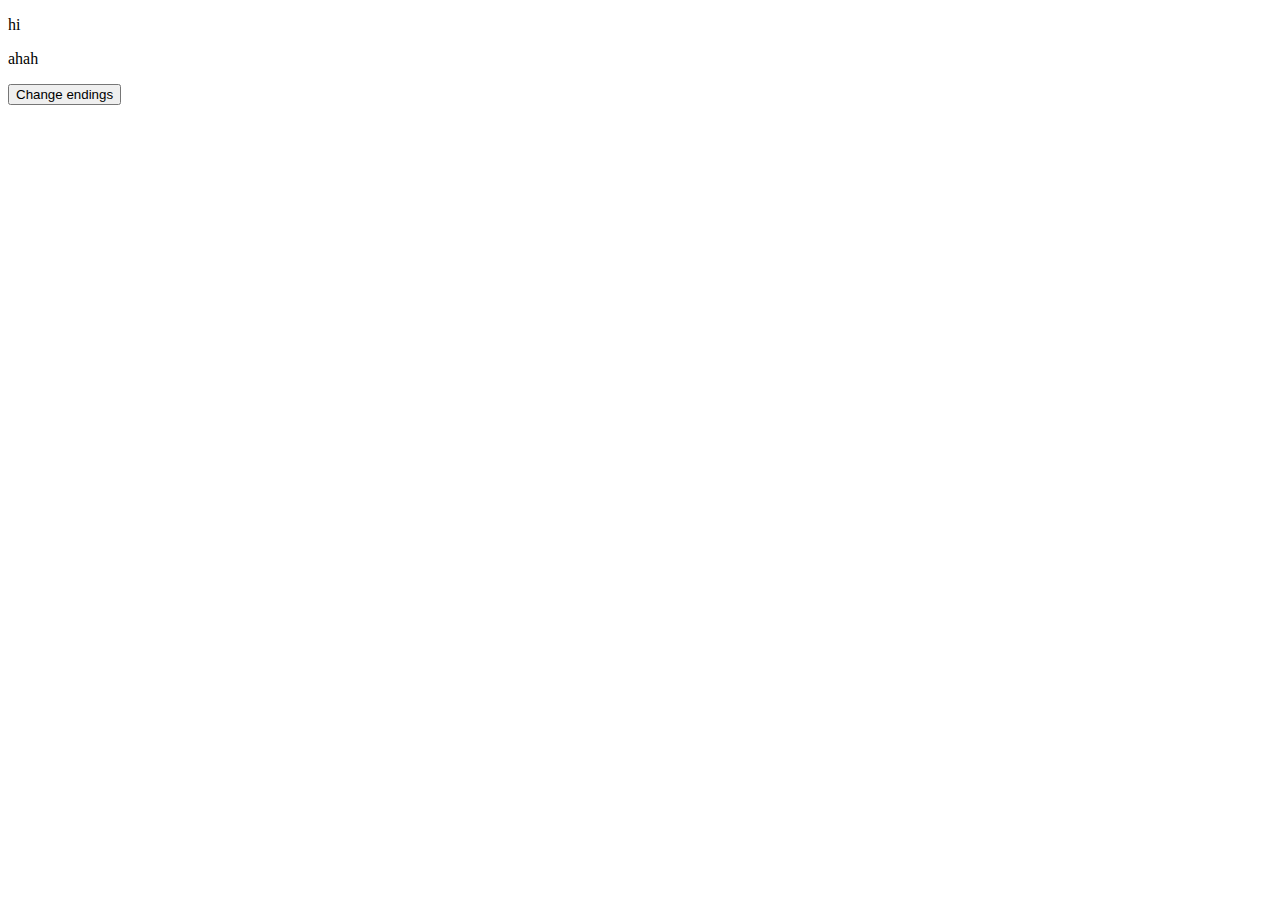
<file: latin/index.html>
<!DOCTYPE html>
<html>
    <body>
        <p id="box">yolo</p>
        <p id="ggg">ahah</p>
        <button onclick="changeendings()">Change endings</button>
    </body>
</html>

<script>
    document.getElementById("box").innerHTML="hi"
</script>

<script>
class Latinword {
    constructor(nom,gen,gender,english) {
        this.gender=gender;
        this.english=english;

        let stem = "";

        if (gen.slice(-4)=="arum") { //1st plural only
          let stem=this.gen.slice(0,-4);
          this.nom="-";
          this.voc="-";
          this.acc="-";
          this.gen="-";
          this.dat="-";
          this.abl="-";
          //no 1st neuter
          this.nompl=nom;
          this.vocpl=nom;
          this.accpl=stem+"as";
          this.genpl=gen;
          this.datpl=stem+"is";
          this.ablpl=stem+"is";
        }
          else if (gen.slice(-4)=="orum") { //2nd plural only
          stem=gen.slice(0,-4);
          this.nom="-";
          this.voc="-";
          this.acc="-";
          this.gen="-";
          this.dat="-";
          this.abl="-";
          
          this.nompl=nom;
          this.vocpl=nom;
          if (gender=="n pl") {  //2nd plural only, neuter
            this.accpl=nom;
        }
          else {
            this.accpl=stem+"os";
        }
          this.genpl=gen;
          this.datpl=stem+"is";
          this.ablpl=stem+"is";
        }
          else if (gen.slice(-2)=="um") { //3rd plural only
          stem=gen.slice(0,-2);
          this.nom="-";
          this.voc="-";
          this.acc="-";
          this.gen="-";
          this.dat="-";
          this.abl="-";
  
          this.nompl=nom;
          this.vocpl=nom;
          if (gender=="n pl") { //3rd plural only, neuter
            this.accpl=nom;
        }
          else {
            this.accpl=stem+"es";
        }
          this.genpl=gen;
          this.datpl=stem+"ibus";
          this.ablpl=stem+"ibus";
        }
        else if (gen.slice(-2)=="uum") { //4th plural only
          stem=gen.slice(0,-2);
          this.nom="-";
          this.voc="-";
          this.acc="-";
          this.gen="-";
          this.dat="-";
          this.abl="-";
  
          this.nompl=nom; //4th dec. has nom and acc same, regardless of gender
          this.vocpl=nom;
          this.accpl=nom;
          this.genpl=gen;
          this.datpl=stem+"ibus";
          this.ablpl=stem+"ibus";
        }
          //no 5th plural only

        else if (gen.slice(-2)=="ae") { //1st singular
          stem=gen.slice(0,-2);
          this.nom=nom;
          this.voc=nom;
          this.acc=stem+"am";
          this.gen=gen;
          this.dat=stem+"ae";
          this.abl=stem+"a";
          //no 1st neuter
          this.nompl=stem+"ae";
          this.vocpl=stem+"ae";
          this.accpl=stem+"as";
          this.genpl=stem+"arum";
          this.datpl=stem+"is";
          this.ablpl=stem+"is";
        }
        else if (gen.slice(-1)=="i" && !(gen.slice(-2)=="ei")) { //2nd singular, making sure does not apply to 5th dec. "ei"
          stem=gen.slice(0,-1);
          this.nom=nom;
          if (gender=="n") { //2nd neuter
            this.voc=nom;
            this.acc=nom;
            
            this.nompl=stem+"a";
            this.vocpl=stem+"a";
            this.accpl=stem+"a";
        }
          else {
            this.voc=stem+"e";
            this.acc=stem+"um";
            
            this.nompl=stem+"i";
            this.vocpl=stem+"i";
            this.accpl=stem+"i";
        }
          this.gen=gen;
          this.dat=stem+"o";
          this.abl=stem+"o";
        
          this.genpl=stem+"orum";
          this.datpl=stem+"is";
          this.ablpl=stem+"is";
        }
        else if (gen.slice(-2)=="is") { //3rd singular
          stem=gen.slice(0,-2);
          this.nom=nom;
          this.voc=nom;
          if (gender=="n") { //3rd neuter
            this.acc=nom;
  
            this.nompl=stem+"a";
            this.vocpl=stem+"a";
            this.accpl=stem+"a";
        }
          else {
            this.acc=stem+"em";
            
            this.nompl=stem+"es";
            this.vocpl=stem+"es";
            this.accpl=stem+"es";
        }
          this.gen=gen;
          this.dat=stem+"i";
          this.abl=stem+"e";

          this.genpl=stem+"um"; //add fix for "ium" words
          this.datpl=stem+"ibus";
          this.ablpl=stem+"ibus";
        }
        else if (gen.slice(-2)=="us") { //4th singular
          stem=gen.slice(0,-2);
          this.nom=nom;
          this.voc=nom;
          if (gender=="n") { //4th neuter
            this.acc=nom;
            this.dat=nom;
            this.abl=nom;
  
            this.nompl=stem+"ua";
            this.vocpl=stem+"ua";
            this.accpl=stem+"ua";
        }
          else {
            this.acc=stem+"um";
            this.dat=stem+"ui";
            this.abl=stem+"u";
  
            this.nompl=nom;
            this.vocpl=nom;
            this.accpl=nom;
        }
          this.gen=gen;
  
          this.genpl=stem+"uum";
          this.datpl=stem+"ibus";
          this.ablpl=stem+"ibus";
        }
        else if (gen.slice(-2)=="ei") { //5th singular
          let stem=gen.slice(0,-2);
          this.nom=nom;
          this.voc=nom;
          this.acc=nom;
          this.gen=gen;
          this.dat=stem+"ei";
          this.abl=stem+"e";
          //no 5th neuter
          this.nompl=stem+"es";
          this.vocpl=stem+"es";
          this.accpl=stem+"es";
          this.genpl=stem+"erum";
          this.datpl=stem+"ebus";
          this.ablpl=stem+"ebus";
        }
        }
      }

let servus=new Latinword("servus","servi","m","slave")


let wordlist = []
let words = ("ancilla	ancillae	f	slave-girl, maid	aqua	aquae	f	water	cena	cenae	f	dinner, meal	cura	curae	f	care, worry	dea	deae	f	goddess	domina	dominae	f	mistress	epistula	epistulae	f	letter	femina	feminae	f	woman	filia	filiae	f	daughter	hora	horae	f	hour	ianua	ianuae	f	door	insula	insulae	f	island, block of flats	ira	irae	f	anger	nauta	nautae	m	sailor	pecunia	pecuniae	f	money	poena	poenae	f	punishment	porta	portae	f	gate	puella	puellae	f	girl	regina	reginae	f	queen	Roma	Romae	f	Rome (Romae = at/in Rome)	silva	silvae	f	wood	taberna	tabernae	f	shop, inn	terra	terrae	f	land	turba	turbae	f	crowd	via	viae	f	street, road, way	villa	villae	f	house, country house	vita	vitae	f	life	amicus	amici	m	friend	animus	animi	m	spirit, soul, mind	annus	anni	m	year	bellum	belli	n	war	caelum	caeli	m	sky, heaven	cibus	cibi	m	food	consilium	consilii	n	plan, idea, advice	deus	dei	m	god	dominus	domini	m	master	donum	doni	n	gift, present	equus	equi	m	horse	filius	filii	m	son	forum	fori	n	forum, market-place, marketplace	gladius	gladii	m	sword	hortus	horti	m	garden	imperium	imperii	n	empire, power, command	legatus	legati	m	commander	liberi	liberorum	m pl	children	libertus	liberti	m	freedman, ex-slave	locus	loci	m	place	maritus	mariti	m	husband	modus	modi	m	manner, way, kind	murus	muri	m	wall	nuntius	nuntii	m	messenger, message, news	periculum	periculi	n	danger	praemium	praemii	n	prize, reward, profit	puer	pueri	m	boy	servus	servi	m	slave-girl, maid	signum	signi	n	sign, signal, seal	templum	templi	n	temple	verbum	verbi	n	word	vestimenta	vestimentorum	n pl	clothes	vinum	vini	n	wine	vir	viri	m	man	amor	amoris	m	love	canis	canis	m	dog	caput	capitis	n	head	civis	civis	m/f	citizen	clamor	clamoris	m	shout	comes	comitis	m/f	comrade, companion	corpus	corporis	n	body	custos	custodis	m/f	guard	dux	ducis	m	leader	flumen	fluminis	n	river	frater	fratris	m	brother	homo	hominis	m	man, human being, person	hostis	hostis	m	enemy	ignis	ignis	m	fire	imperator	imperatoris	m	emperor, commander, general	iter	itineris	n	journey, route, way	iuvenis	iuvenis	m	young man	labor	laboris	m	work	legio	legionis	f	legion	lux	lucis	f	light, daylight	mare	maris	n	sea	mater	matris	f	mother	miles	militis	m	soldier	mons	montis	m	mountain	mors	mortis	f	death	navis	navis	f	ship	nomen	nominis	n	name	nox	noctis	f	night	pars	partis	f	part	pater	patris	m	father	pax	pacis	f	peace	pes	pedis	m	foot, paw	princeps	principis	m	chief, chieftan, emperor	rex	regis	m	king	sanguis	sanguinis	m	blood	senator	senatoris	m	senator	senex	senis	m	old man	soror	sororis	f	sister	tempus	temporis	n	time	urbs	urbis	f	city	uxor	uxoris	f	wife	vox	vocis	f	voice	vulnus	vulneris	n	wound	domus	domus	f	home, house (domi = at home)	manus	manus	f	hand, group of people	vultus	vultus	m	expression, face	dies	diei	m	day	res	rei	f	thing, business, matter	spes	spei	f	hope"
).split(String.fromCharCode(9))

for (let i=0;i<words.length;i+=4) { //.length/4 means only going 25% of the way through the list (you are not doing *=4 anymore - you increment i in 4s until you reach the end of the list)
  let word = new Latinword(words[i],words[i+1],words[i+2],words[i+3]);
  wordlist.push(word);
}

let iterablevalue = 0
async function changeendings() {
  document.getElementById("ggg").innerHTML=`
nom: ${wordlist[iterablevalue].nom}<br>
voc: ${wordlist[iterablevalue].voc}<br>
acc: ${wordlist[iterablevalue].acc}<br>
gen: ${wordlist[iterablevalue].gen}<br>
dat: ${wordlist[iterablevalue].dat}<br>
abl: ${wordlist[iterablevalue].abl}<br>
nompl: ${wordlist[iterablevalue].nompl}<br>
vocpl: ${wordlist[iterablevalue].vocpl}<br>
accpl: ${wordlist[iterablevalue].accpl}<br>
genpl: ${wordlist[iterablevalue].genpl}<br>
datpl: ${wordlist[iterablevalue].datpl}<br>
ablpl: ${wordlist[iterablevalue].ablpl}<br>`
  
  iterablevalue+=1

    }
</script>
</file>
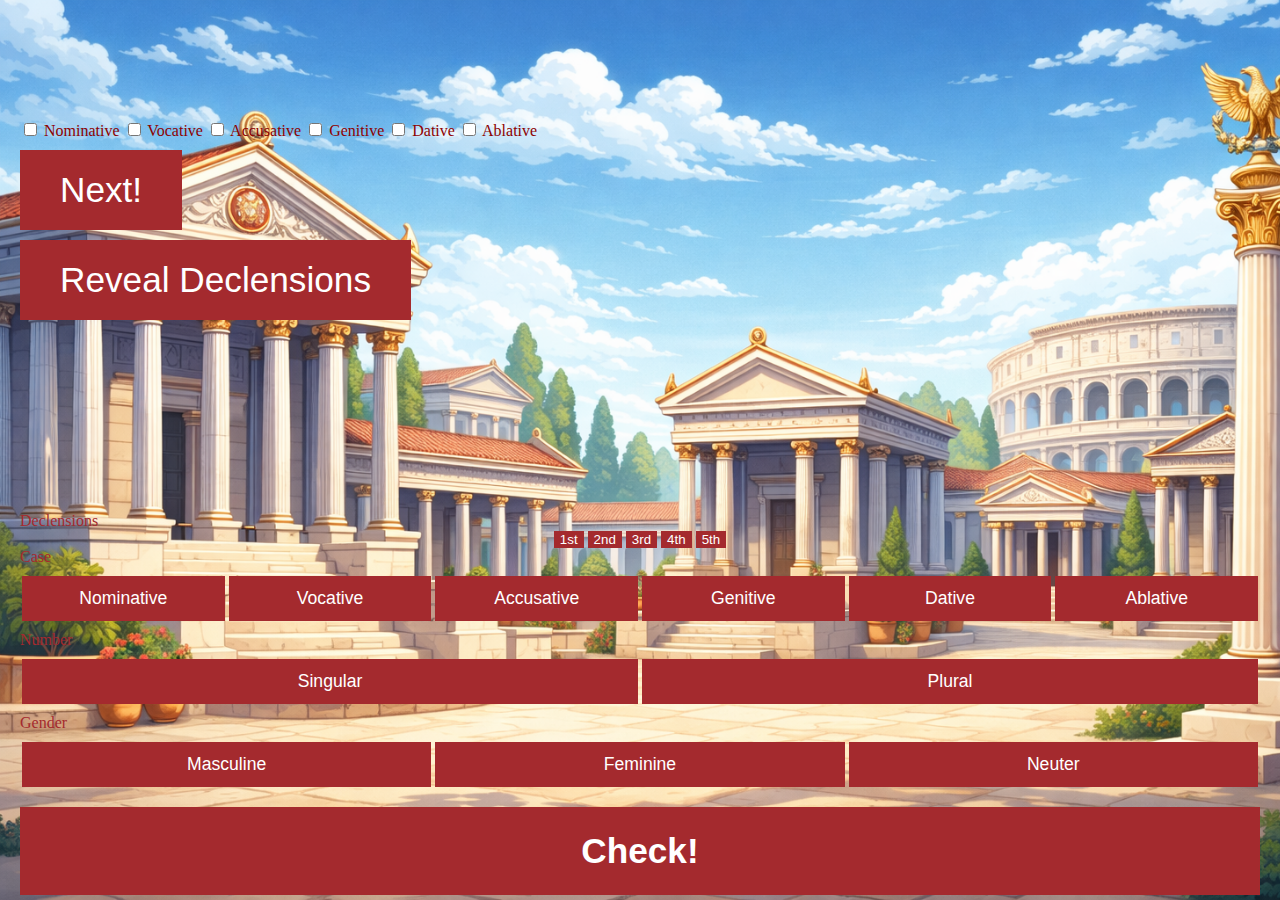
<file: latinlexicon/index.html>
<!DOCTYPE html>
  <html lang="en">
    <head>
      <meta charset="UTF-8">
      <link rel="stylesheet" href="styles.css"/>
      <script type="module" src="app.js" defer></script>
      <title>Latinlexicon</title>
    </head>
      <body>
        <div class="page">
          <p id="quizword"></p> <!--It needs to be here so it can be truly centred--> 
          <div class="main-content">
            <!--<h1>Welcome to Latinlexicon!</h1>-->
            <!--I like this header but it doesn't fit in the quiz-based page--> 
            <input class="casecheckboxes" type="checkbox" id="nom" ></input>
            <label for="nom">Nominative</label>
            <input class="casecheckboxes" type="checkbox" id="voc" ></input>
            <label for="voc">Vocative</label>
            <input class="casecheckboxes" type="checkbox" id="acc" ></input>
            <label for="acc">Accusative</label>
            <input class="casecheckboxes" type="checkbox" id="gen" ></input>
            <label for="gen">Genitive</label>
            <input class="casecheckboxes" type="checkbox" id="dat" ></input>
            <label for="dat">Dative</label>
            <input class="casecheckboxes" type="checkbox" id="abl" ></input>
            <label for="abl">Ablative</label><br>

            <button type="button" id="quiz">Next!</button>

            <button id="revealdeclensions">Reveal Declensions</button>
            <p id="displaystatus"></p>

              <table class="declensionstable" id="table">
                <tr>
                  <td id="dec"></td>
                  <td>Singular</td>
                  <td>Plural</td>
                </tr>
                <tr>
                  <td>Nom.</td>
                  <td id="nom.sg"></td>
                  <td id="nom.pl"></td>
                </tr>
                <tr>
                  <td>Voc.</td>
                  <td id="voc.sg"></td>
                  <td id="voc.pl"></td>
                </tr>
                <tr>
                  <td>Acc.</td>
                  <td id="acc.sg"></td>
                  <td id="acc.pl"></td>
                </tr>
                <tr>
                  <td>Gen.</td>
                  <td id="gen.sg"></td>
                  <td id="gen.pl"></td>
                </tr>
                <tr>
                  <td>Dat.</td>
                  <td id="dat.sg"></td>
                  <td id="dat.pl"></td>
                </tr>
                <tr>
                  <td>Abl.</td>
                  <td id="abl.sg"></td>
                  <td id="abl.pl"></td>
                </tr>
                <tr>
                  <td colspan = "3" id="currentword"></td>
                </tr>
              </table> 
            </div>
            <div class="buttons">
              <p class="cng-headings">Declensions</p>
              <div class="declensionbuttons"> 

                <button class="declensions" id="set1st">1st</button>
                <button class="declensions" id="set2nd">2nd</button>
                <button class="declensions" id="set3rd">3rd</button>
                <button class="declensions" id="set4th">4th</button>
                <button class="declensions" id="set5th">5th</button>
              </div>
              <p class="cng-headings">Case</p>
              <div class="casebuttons">

                <button class="cases" id="setnom">Nominative</button>
                <button class="cases" id="setvoc">Vocative</button>
                <button class="cases" id="setacc">Accusative</button>
                <button class="cases" id="setgen">Genitive</button>
                <button class="cases" id="setdat">Dative</button>
                <button class="cases" id="setabl">Ablative</button>
              </div>
              <p class="cng-headings">Number</p>
              <div class="numberbuttons">

                <button class="numbers" type="button" id="setsg">Singular</button>
                <button class="numbers" type="button" id="setpl">Plural</button>
              </div>
              <p class="cng-headings">Gender</p>
              <div class="genderbuttons">

                <button class="genders" type="button" id="setm">Masculine</button>
                <button class="genders" type="button" id="setf">Feminine</button>
                <button class="genders" type="button" id="setn">Neuter</button>
              </div>
              <button class="checkans" type="button" id="checkans">Check!</button>
            </div>
          </div>
      </body>
</html>
</file>
<file: latinlexicon/styles.css>
html, body {
  height: 100%;
  margin: 0;
}
body {
  background-image: url("images/roman background.png");
  background-repeat: no-repeat;
  background-attachment: fixed;
  background-size: cover;
  
  text-align: center;
} /*This is probably unnecessary - looks better with plain background like vice verba*/

.page {
  min-height: 100vh;
  display: flex;
  flex-direction: column;
}

.buttons {
  margin-top: auto;
}

h1 {
  color: #8b0000;
  background-color: #d19b08;
  border: 4px solid #8b0000;
  border-radius: 8px;
  padding: 20px;
  display: block;
  text-align: center;
  width: fit-content;
}

.selected {
  background-color: #8b0000;
  color: #fff;
}

table {
  display: none;
  width: fit-content;
  background-color: #d19b08;
  margin: 0 auto;
  border: 1px solid #a30000;
  border-collapse: collapse;
}

td {
  border: 1px solid #8b0000;
  padding: 1px;
}

button {
  background-color: #a42a2e;
  border: 0px;
  color: white;
}

.main-content {
  margin-left: 20px;
  margin-right: auto;
  text-align: left;
}

.casecheckboxes {
  accent-color: #8d0000;
}

label {
  color: #8d0000;
}

.casebuttons, .numberbuttons, .genderbuttons { 
  display: flex;
  justify-content: space-between;
  flex-wrap: wrap;
  width: calc(100% - 40px);
  padding-left: 20px;
  padding-right: 20px;
}
.cases, .numbers, .genders {
  flex: 1;
  text-align: center;
  margin: 10px 2px;
  padding: 12px 0;
  font-size: 1.1rem;
}
.checkans {
  font-weight: bold;
  width: calc(100% - 40px);
  padding: 24px 0;
  margin: 10px 20px 5px;
  font-size: 2.2rem;
}

.cng-headings {
  margin: 0;
  padding-left: 20px;
  text-align: left;
  color: #a42a2e;
}

  #quizword {
    min-height: 1.5em;
    display: block;
    margin: 0 auto;
    text-align: center;
    font-size: 5rem;
  } 

  #checkans.flash {
    background-color: #8b0000;
    color: white;
  }

  #displaystatus {
    min-height: 1.5em;
  }

  #quiz, #revealdeclensions {
    margin-top: 10px;
    padding: 20px 40px;
    display: block;
    text-align: center;
    width: fit-content;
    font-size: 2.2rem;
  }
</file>
